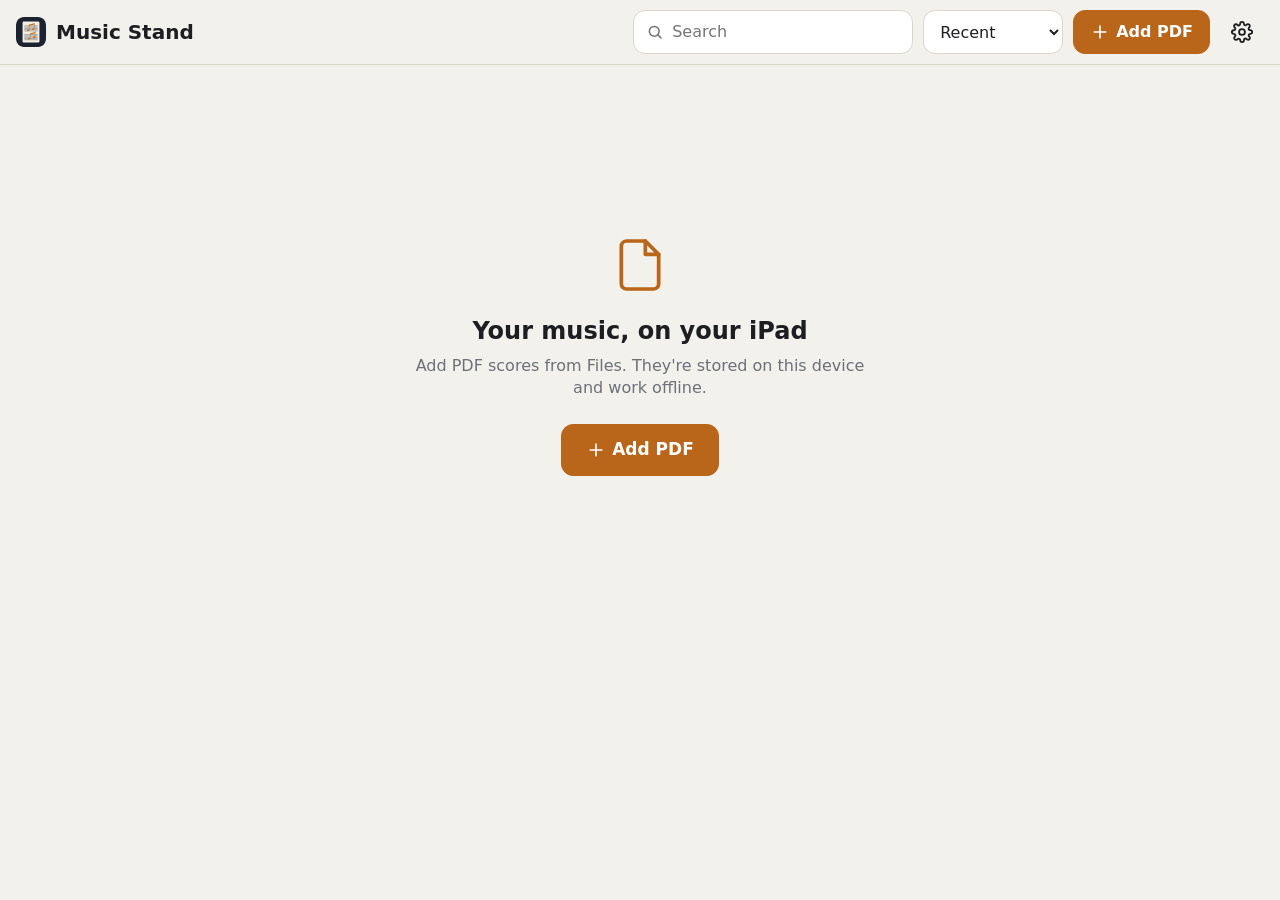
<file: index.html>
<!doctype html>
<html lang="en">
<head>
  <meta charset="utf-8">
  <meta name="viewport" content="width=device-width, initial-scale=1, viewport-fit=cover">
  <title>Music Stand</title>
  <meta name="description" content="A personal sheet music reader with wink page turning.">
  <meta name="theme-color" content="#16181c">
  <meta name="mobile-web-app-capable" content="yes">
  <meta name="apple-mobile-web-app-capable" content="yes">
  <meta name="apple-mobile-web-app-status-bar-style" content="black-translucent">
  <meta name="apple-mobile-web-app-title" content="Music Stand">
  <link rel="manifest" href="manifest.webmanifest">
  <link rel="icon" href="icons/icon.svg" type="image/svg+xml">
  <link rel="apple-touch-icon" href="icons/apple-touch-icon.png">
  <link rel="stylesheet" href="css/app.css">
  <link rel="modulepreload" href="vendor/pdfjs/pdf.min.mjs">
  <script type="module" src="js/app.js"></script>
</head>
<body>

  <!-- ============ Library ============ -->
  <section id="library" class="view" hidden>
    <header class="topbar">
      <div class="brand"><img src="icons/icon.svg" alt="" width="30" height="30"><span>Music Stand</span></div>
      <label class="search"><span data-icon="search"></span><input id="lib-search" type="search" placeholder="Search" autocomplete="off" autocorrect="off" spellcheck="false"></label>
      <select id="lib-sort" class="select" aria-label="Sort">
        <option value="folder">Folder order</option>
        <option value="recent">Recent</option>
        <option value="name">Name</option>
        <option value="added">Date added</option>
      </select>
      <button id="lib-add" class="btn primary"><span data-icon="plus"></span>Add PDF</button>
      <button id="lib-sync" class="icon-btn sync-btn" aria-label="Google Drive sync" hidden><span data-icon="cloud"></span><i class="dot"></i></button>
      <button id="lib-settings" class="icon-btn" aria-label="Settings"><span data-icon="gear"></span></button>
    </header>
    <div id="sync-banner" class="banner" hidden>
      <span id="sync-banner-text"></span>
      <button id="sync-review" class="btn small primary">Review</button>
    </div>
    <div id="update-banner" class="banner" hidden>
      A new version of Music Stand is ready.
      <button id="update-reload" class="btn small primary">Update now</button>
    </div>
    <main class="lib-scroll">
      <div id="folder-head" class="folder-head" hidden>
        <h2><span id="folder-name"></span><small id="folder-count"></small></h2>
        <button id="folder-add" class="btn small"><span data-icon="plus"></span>Add scores</button>
        <button id="folder-rename" class="btn small">Rename</button>
        <button id="folder-delete" class="btn small danger">Delete folder</button>
      </div>
      <div id="lib-grid" class="grid"></div>
      <div id="lib-empty" class="empty" hidden>
        <div class="empty-art"><span data-icon="file"></span></div>
        <h2>Your music, on your iPad</h2>
        <p>Add PDF scores from Files. They're stored on this device and work offline.</p>
        <button id="lib-add-empty" class="btn primary large"><span data-icon="plus"></span>Add PDF</button>
      </div>
      <div id="lib-noresults" class="empty small" hidden><p id="lib-noresults-text">No scores match your search.</p><button id="search-all" class="btn" hidden>Search all scores</button></div>
      <div id="folder-empty" class="empty small" hidden><p id="folder-empty-text"></p><div class="row-center"><button id="folder-empty-add" class="btn primary"><span data-icon="plus"></span>Add scores</button><button id="folder-empty-pdf" class="btn"><span data-icon="file"></span>Add PDF</button></div></div>
    </main>
    <nav id="lib-tabs" class="tabbar" role="tablist" aria-label="Folders" hidden></nav>
    <input id="file-input" type="file" accept="application/pdf,.pdf" multiple hidden>
    <div id="drop-hint" class="drop-hint" hidden>Drop PDFs to add them</div>
  </section>

  <!-- ============ Viewer ============ -->
  <section id="viewer" class="view" hidden>
    <div class="scroller">
      <div class="pages"><div class="guide"></div></div>
    </div>
    <div class="flip" aria-hidden="true" hidden></div>

    <header class="vbar">
      <button id="v-back" class="icon-btn" aria-label="Back to library"><span data-icon="back"></span></button>
      <div id="v-title" class="vtitle"></div>
      <button id="v-page" class="chip" aria-label="Go to page">– / –</button>
      <button id="v-index" class="icon-btn" aria-label="Index" title="Index"><span data-icon="list"></span></button>
      <button id="v-link" class="icon-btn" aria-label="Copy a link to this place" title="Copy link"><span data-icon="link"></span></button>
      <button id="v-star" class="icon-btn star-btn" aria-label="Add to Favorites" aria-pressed="false"><span data-icon="star"></span></button>
      <button id="v-notes" class="icon-btn notes-btn" aria-label="Markings" aria-pressed="false"><span data-icon="pen"></span></button>
      <div id="notes-tools" class="notes-tools" role="toolbar" aria-label="Markings" hidden></div>
      <button id="v-adjust" class="icon-btn" aria-label="Adjust pages" title="Adjust pages"><span data-icon="crop"></span></button>
      <button id="v-mode" class="icon-btn" aria-label="One page at a time" aria-pressed="false"></button>
      <div class="zoom" role="group" aria-label="Zoom">
        <button id="v-zoom-out" class="icon-btn" aria-label="Zoom out"><span data-icon="minus"></span></button>
        <span id="v-zoom" class="zoom-val">100%</span>
        <button id="v-zoom-in" class="icon-btn" aria-label="Zoom in"><span data-icon="plus"></span></button>
      </div>
      <button id="v-wink" class="icon-btn wink-btn" aria-label="Wink control" aria-pressed="false"><span data-icon="eye"></span><i class="dot"></i></button>
      <button id="v-settings" class="icon-btn" aria-label="Settings"><span data-icon="gear"></span></button>
    </header>

    <div id="v-pill" class="pagepill"></div>
    <button id="v-return" class="return-chip" hidden><span data-icon="back"></span>Back</button>

    <div id="links-bar" class="links-bar" hidden>
      <p>Drag across a line of the printed index to make a tap area. Tap an area to change it.</p>
      <div class="links-nav">
        <button id="lb-prev" class="icon-btn" aria-label="Previous page"><span data-icon="back"></span></button>
        <span id="lb-num"></span>
        <button id="lb-next" class="icon-btn" aria-label="Next page"><span data-icon="next"></span></button>
        <button id="lb-done" class="btn small primary">Done</button>
      </div>
    </div>
    <div id="v-scrub" class="scrub none" aria-hidden="true"><div class="scrub-handle"><span class="scrub-label"></span></div></div>

    <div id="notes-pop" class="notes-pop" hidden></div>
    <div id="tnote-bar" class="notes-pop tnote-bar" role="toolbar" aria-label="Typed note" hidden></div>

    <div id="adjust" class="adjust" role="dialog" aria-label="Adjust pages" hidden>
      <header class="adjust-bar">
        <button id="a-cancel" class="btn small">Cancel</button>
        <div class="adjust-nav">
          <button id="a-prev" class="icon-btn" aria-label="Previous page"><span data-icon="back"></span></button>
          <span id="a-num"></span>
          <button id="a-next" class="icon-btn" aria-label="Next page"><span data-icon="next"></span></button>
        </div>
        <button id="a-done" class="btn small primary">Done</button>
      </header>
      <div class="adjust-stage">
        <div class="adjust-paper">
          <div class="adjust-grid" aria-hidden="true"></div>
          <div class="adjust-crop">
            <i data-h="n"></i><i data-h="s"></i><i data-h="e"></i><i data-h="w"></i>
            <i data-h="nw"></i><i data-h="ne"></i><i data-h="sw"></i><i data-h="se"></i>
          </div>
        </div>
      </div>
      <footer class="adjust-tools">
        <div class="adjust-row">
          <button id="a-rot-l" class="btn small"><span data-icon="turn-left"></span>Turn left</button>
          <button id="a-rot-r" class="btn small"><span data-icon="turn-right"></span>Turn right</button>
          <button id="a-trim" class="btn small"><span data-icon="crop"></span>Trim margins</button>
          <button id="a-reset" class="btn small">Whole page</button>
        </div>
        <div class="adjust-row adjust-tilt">
          <label class="adjust-label" for="a-tilt">Straighten</label>
          <input type="range" id="a-tilt" min="-10" max="10" step="0.1" value="0">
          <button id="a-tilt-out" type="button" class="tilt-val" aria-label="Set straightening back to 0">0.0°</button>
          <button id="a-level" class="btn small">Auto</button>
        </div>
        <div class="adjust-row">
          <span class="adjust-label">Shape</span>
          <div class="seg" id="a-shape" role="radiogroup" aria-label="Frame shape">
            <button type="button" data-v="free" role="radio">Free</button>
            <button type="button" data-v="page" role="radio">Page</button>
            <button type="button" data-v="screen" role="radio">Screen</button>
          </div>
        </div>
        <div class="adjust-row">
          <span class="adjust-label">Apply to</span>
          <div class="seg" id="a-scope" role="radiogroup" aria-label="Apply to">
            <button type="button" data-v="page" role="radio">This page</button>
            <button type="button" data-v="all" role="radio">All</button>
            <button type="button" data-v="odd" role="radio">Odd</button>
            <button type="button" data-v="even" role="radio">Even</button>
          </div>
        </div>
        <p id="a-note" class="adjust-note"></p>
      </footer>
    </div>

    <div id="wink-hud" class="wink-hud off" aria-hidden="true">
      <svg viewBox="0 0 40 40"><circle class="track" cx="20" cy="20" r="16"/><circle class="prog" cx="20" cy="20" r="16"/></svg>
      <span data-icon="eye"></span>
    </div>

    <div id="flash-fwd" class="flash fwd" aria-hidden="true"><span data-icon="down"></span></div>
    <div id="flash-back" class="flash back" aria-hidden="true"><span data-icon="up"></span></div>
  </section>

  <video id="cam" class="cam" playsinline muted></video>
  <canvas id="cam-overlay" class="cam-overlay" aria-hidden="true"></canvas>

  <!-- ============ Settings ============ -->
  <dialog id="settings" class="sheet">
    <header class="sheet-head">
      <h2>Settings</h2>
      <button id="settings-close" class="btn">Done</button>
    </header>
    <div class="sheet-body">

      <section class="group">
        <h3>Page turning</h3>
        <div class="pick">
          <div class="row">
            <span id="s-mode-label">Pages</span>
            <div class="seg" id="s-mode" role="radiogroup" aria-labelledby="s-mode-label">
              <button type="button" data-v="page" role="radio">One at a time</button>
              <button type="button" data-v="scroll" role="radio">Scroll</button>
            </div>
          </div>
          <small id="s-mode-note"></small>
        </div>
        <div class="slider scroll-only">
          <div class="row"><label for="s-amount">Scroll amount</label><output id="s-amount-out"></output></div>
          <input type="range" id="s-amount" min="30" max="100" step="5">
          <small>How much of the screen each turn moves.</small>
        </div>
        <div class="slider">
          <div class="row"><label for="s-duration">Turn animation</label><output id="s-duration-out"></output></div>
          <input type="range" id="s-duration" min="0" max="1000" step="50">
        </div>
        <label class="toggle scroll-only"><span>Reading guide<small>Briefly marks where the old edge of the screen moved to.</small></span><input type="checkbox" id="s-guide"></label>
        <label class="toggle"><span>Tap to turn<small>Tap the bottom third to go forward, the top third to go back, the middle for the toolbar.</small></span><input type="checkbox" id="s-tap"></label>
        <p class="hint">Bluetooth page-turner pedals and arrow / Page Up / Page Down keys also work.</p>
      </section>

      <section class="group">
        <h3>Wink control</h3>
        <label class="toggle"><span>Turn pages by winking<small>Uses the front camera while a score is open. Video stays on this iPad and is never recorded.</small></span><input type="checkbox" id="s-wink"></label>
        <div class="row">
          <span>Wink to go forward</span>
          <div class="seg" id="s-fwd-eye" role="radiogroup">
            <button type="button" data-v="left" role="radio">Left eye</button>
            <button type="button" data-v="right" role="radio">Right eye</button>
          </div>
        </div>
        <label class="toggle"><span>Other eye goes back<small>Turn off if you can only wink one eye.</small></span><input type="checkbox" id="s-wink-back"></label>
        <div class="slider">
          <div class="row"><label for="s-sens">Sensitivity</label><output id="s-sens-out"></output></div>
          <input type="range" id="s-sens" min="1" max="10" step="1">
          <small>Higher registers lighter winks; lower ignores more squints.</small>
        </div>
        <div class="slider">
          <div class="row"><label for="s-hold">Hold time</label><output id="s-hold-out"></output></div>
          <input type="range" id="s-hold" min="80" max="700" step="20">
          <small>How long to hold the wink. Longer ignores more blinks and twitches.</small>
        </div>
        <div class="row">
          <label for="s-fps">Camera rate</label>
          <select id="s-fps" class="select">
            <option value="12">Battery saver</option>
            <option value="20">Normal</option>
            <option value="30">Responsive</option>
          </select>
        </div>
        <label class="toggle"><span>Show camera preview</span><input type="checkbox" id="s-preview"></label>

        <div class="tester">
          <div class="row">
            <strong>Test &amp; tune</strong>
            <button id="t-start" type="button" class="btn small">Start test</button>
          </div>
          <div id="t-body" hidden>
            <div id="t-status" class="status-line"></div>
            <div class="meters">
              <div class="meter" id="m-left"><div class="bar"><div class="fill"></div><div class="thresh"></div></div><span>Left eye</span></div>
              <div class="meter" id="m-right"><div class="bar"><div class="fill"></div><div class="thresh"></div></div><span>Right eye</span></div>
              <div id="t-event" class="t-event"></div>
            </div>
            <p class="hint">Wink your <b>left</b> eye and the left bar should rise past the line. If the other bar rises, tap Calibrate.</p>
            <div class="row">
              <button id="t-calibrate" type="button" class="btn small">Calibrate eyes</button>
              <label class="toggle inline"><span>Swap left/right</span><input type="checkbox" id="s-swap"></label>
            </div>
          </div>
        </div>
      </section>

      <section class="group">
        <h3>Markings</h3>
        <label class="toggle"><span>Apple Pencil marks right away<small>Write on the music with the Pencil whenever a score is open; fingers still scroll. Turn off to mark only after tapping the pen button (the Pencil then scrolls the music).</small></span><input type="checkbox" id="s-pencil"></label>
      </section>

      <section class="group">
        <h3>Display</h3>
        <label class="toggle"><span>Night mode<small>Shows pages as light ink on dark paper.</small></span><input type="checkbox" id="s-night"></label>
        <label class="toggle"><span>Keep screen awake<small>While a score is open.</small></span><input type="checkbox" id="s-awake"></label>
      </section>

      <section class="group" id="sync">
        <h3>Google Drive</h3>
        <p class="hint">Keep the same library on all your devices. Your scores are kept in a “Music Stand” folder in your Google Drive, which also makes Drive a backup of them. Add music with Add PDF: PDFs put into that folder from a computer don’t show up here.</p>
        <div id="g-status" class="status-line"></div>
        <div class="row wrap">
          <button id="g-connect" type="button" class="btn primary">Connect Google Drive</button>
          <button id="g-sync" type="button" class="btn" hidden>Sync now</button>
          <button id="g-review" type="button" class="btn primary" hidden>Review</button>
          <button id="g-disconnect" type="button" class="btn" hidden>Disconnect</button>
          <button id="g-copy" type="button" class="btn small">Copy sync report</button>
        </div>
        <p class="hint"><a href="privacy.html" target="_blank" rel="noopener">Privacy</a></p>
      </section>

      <section class="group">
        <h3>Backup</h3>
        <p class="hint">A backup is one file with all your scores and settings. Export one now and then and save it to Files or iCloud Drive. To copy your library to another device without Google Drive, import the backup there and choose Merge.</p>
        <div class="row wrap">
          <button id="b-export" type="button" class="btn">Export backup</button>
          <button id="b-save" type="button" class="btn primary" hidden>Save backup file</button>
          <button id="b-import" type="button" class="btn">Import backup…</button>
        </div>
        <div id="b-status" class="hint"></div>
        <input id="b-file" type="file" accept=".zip,application/zip" hidden>
        <p id="storage-info" class="hint"></p>
      </section>

      <p class="about">Music Stand <span id="app-version"></span></p>
    </div>
  </dialog>

  <!-- ============ Index of the open score (js/index-ui.js) ============ -->
  <dialog id="index" class="sheet">
    <header class="sheet-head">
      <h2>Index <small id="ix-count"></small></h2>
      <button id="ix-done" class="btn">Done</button>
    </header>
    <div class="ix-top">
      <label class="search ix-search"><span data-icon="search"></span><input id="ix-search" type="search" placeholder="Hymn number, or words to find" autocomplete="off" autocorrect="off" spellcheck="false" enterkeyhint="go"></label>
      <div class="ix-actions">
        <button id="ix-add-hymn" class="btn small"><span data-icon="plus"></span>Hymn here</button>
        <button id="ix-add-section" class="btn small"><span data-icon="plus"></span>Section here</button>
        <button id="ix-add-many" class="btn small">Add many</button>
        <button id="ix-find" class="btn small">Find hymn pages</button>
        <button id="ix-paste" class="btn small">Paste titles</button>
        <button id="ix-links" class="btn small">Tap areas</button>
        <button id="ix-read-all" class="btn small">Read all pages</button>
      </div>
      <p id="ix-finding" class="ix-reading" hidden></p>
      <p id="ix-reading" class="ix-reading" hidden></p>
    </div>
    <div id="ix-list" class="sheet-body ix-list"></div>
  </dialog>

  <div id="boot-note" class="boot-note" hidden>Connecting to Google Drive…</div>

  <dialog id="modal" class="modal"></dialog>
  <div id="toast" class="toast" role="status" aria-live="polite"></div>
</body>
</html>
</file>
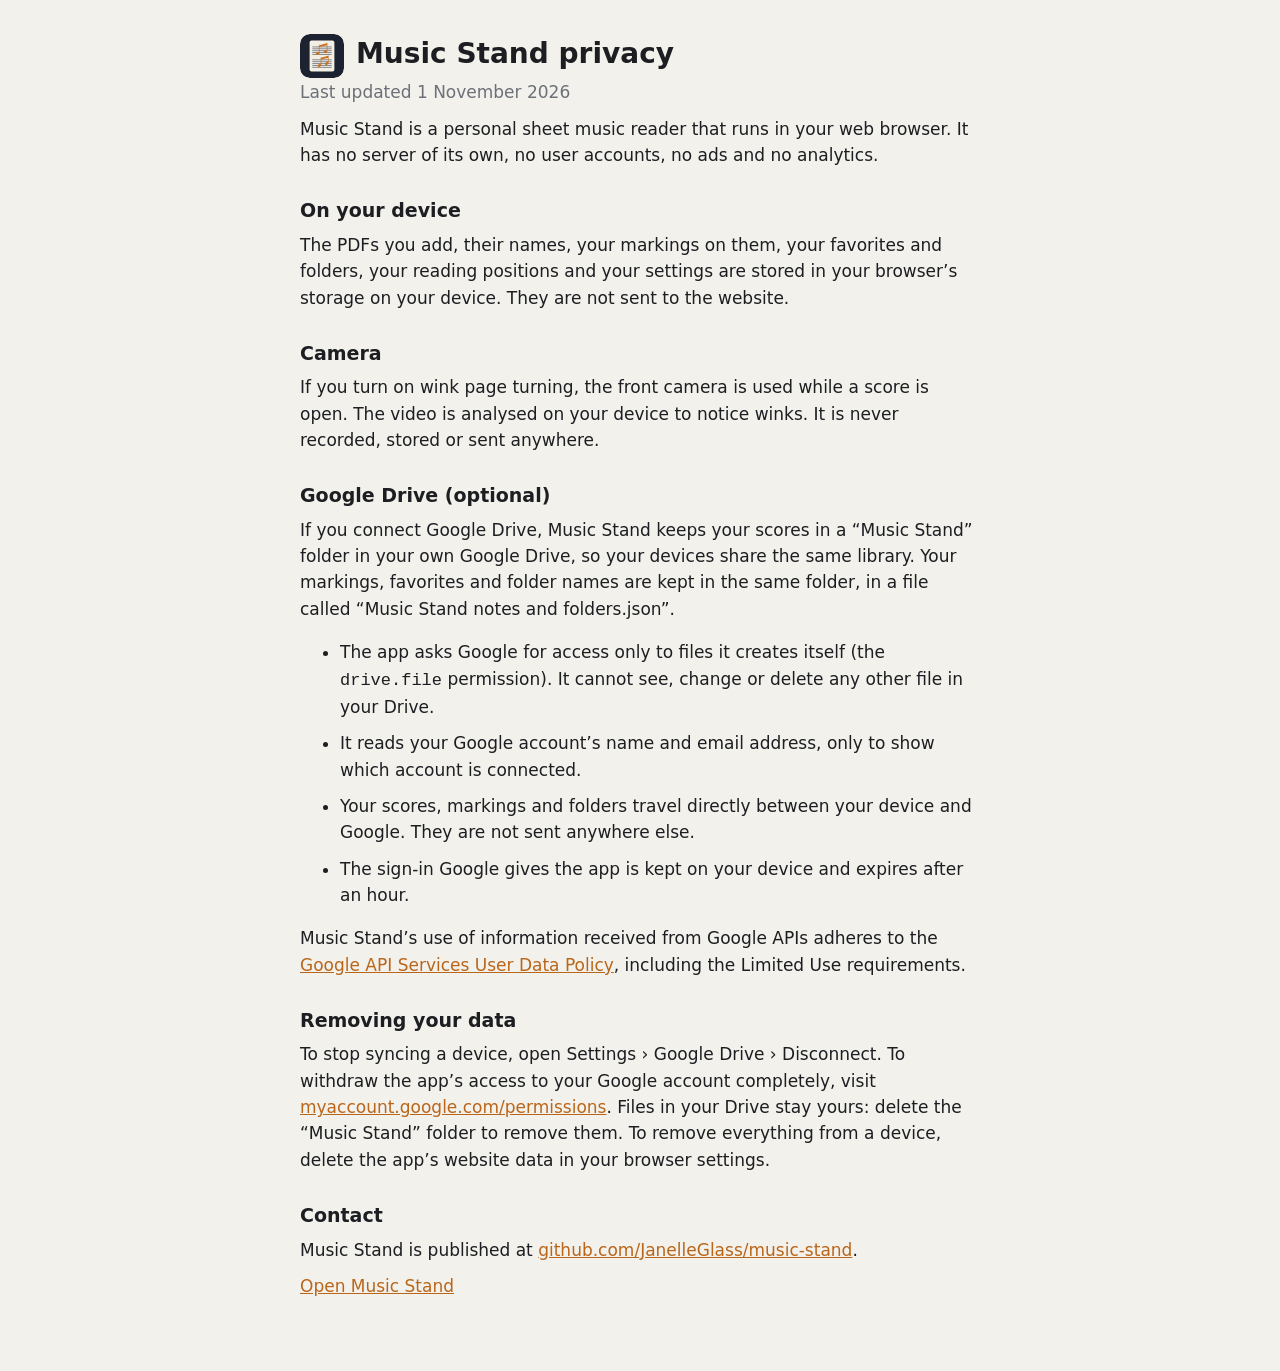
<file: privacy.html>
<!doctype html>
<html lang="en">
<head>
  <meta charset="utf-8">
  <meta name="viewport" content="width=device-width, initial-scale=1">
  <title>Music Stand privacy</title>
  <meta name="description" content="What Music Stand stores, and what it does with Google Drive.">
  <link rel="icon" href="icons/icon.svg" type="image/svg+xml">
  <style>
    :root {
      color-scheme: light dark;
      --bg: #f3f1ec;
      --text: #1c1e22;
      --muted: #6c7079;
      --accent: #b9661a;
    }
    @media (prefers-color-scheme: dark) {
      :root { --bg: #14161a; --text: #ecebe7; --muted: #9ba1ab; --accent: #e8923c; }
    }
    body {
      margin: 0; background: var(--bg); color: var(--text);
      font: 17px/1.55 -apple-system, BlinkMacSystemFont, "SF Pro Text", system-ui, "Segoe UI", Roboto, sans-serif;
    }
    main { max-width: 680px; margin: 0 auto; padding: 32px 16px 64px; }
    h1 { font-size: 28px; margin: 0 0 4px; }
    h2 { font-size: 19px; margin: 28px 0 6px; }
    p, li { margin: 0 0 10px; }
    a { color: var(--accent); }
    .brand { display: flex; align-items: center; gap: 12px; }
    .brand img { border-radius: 10px; }
    .muted { color: var(--muted); }
  </style>
</head>
<body>
  <main>
    <div class="brand"><img src="icons/icon.svg" alt="" width="44" height="44"><h1>Music Stand privacy</h1></div>
    <p class="muted">Last updated 1 November 2026</p>

    <p>Music Stand is a personal sheet music reader that runs in your web browser.
      It has no server of its own, no user accounts, no ads and no analytics.</p>

    <h2>On your device</h2>
    <p>The PDFs you add, their names, your markings on them, your favorites and folders,
      your reading positions and your settings are stored in your browser’s storage on
      your device. They are not sent to the website.</p>

    <h2>Camera</h2>
    <p>If you turn on wink page turning, the front camera is used while a score is open.
      The video is analysed on your device to notice winks. It is never recorded, stored or sent anywhere.</p>

    <h2>Google Drive (optional)</h2>
    <p>If you connect Google Drive, Music Stand keeps your scores in a “Music Stand” folder
      in your own Google Drive, so your devices share the same library. Your markings,
      favorites and folder names are kept in the same folder, in a file called
      “Music Stand notes and folders.json”.</p>
    <ul>
      <li>The app asks Google for access only to files it creates itself
        (the <code>drive.file</code> permission). It cannot see, change or delete any
        other file in your Drive.</li>
      <li>It reads your Google account’s name and email address, only to show which account is connected.</li>
      <li>Your scores, markings and folders travel directly between your device and Google. They are not sent anywhere else.</li>
      <li>The sign-in Google gives the app is kept on your device and expires after an hour.</li>
    </ul>
    <p>Music Stand’s use of information received from Google APIs adheres to the
      <a href="https://developers.google.com/terms/api-services-user-data-policy">Google API Services User Data Policy</a>,
      including the Limited Use requirements.</p>

    <h2>Removing your data</h2>
    <p>To stop syncing a device, open Settings › Google Drive › Disconnect. To withdraw the
      app’s access to your Google account completely, visit
      <a href="https://myaccount.google.com/permissions">myaccount.google.com/permissions</a>.
      Files in your Drive stay yours: delete the “Music Stand” folder to remove them.
      To remove everything from a device, delete the app’s website data in your browser settings.</p>

    <h2>Contact</h2>
    <p>Music Stand is published at
      <a href="https://github.com/JanelleGlass/music-stand">github.com/JanelleGlass/music-stand</a>.</p>

    <p><a href="./">Open Music Stand</a></p>
  </main>
</body>
</html>
</file>
<file: css/app.css>
:root {
  color-scheme: light dark;
  --bg: #f3f1ec;
  --surface: #ffffff;
  --surface-2: #e9e5dd;
  --text: #1c1e22;
  --muted: #6c7079;
  --line: #dbd6cc;
  --accent: #b9661a;
  --accent-soft: rgba(185, 102, 26, 0.14);
  --accent-ink: #ffffff;
  --danger: #c0392b;
  --ok: #2e9d5b;
  --stage: #1a1c20;
  --bar: rgba(22, 24, 28, 0.88);
  --bar-text: #f1efea;
  --radius: 14px;
  --shadow: 0 1px 2px rgba(0, 0, 0, 0.08), 0 6px 18px rgba(0, 0, 0, 0.08);
  --font: -apple-system, BlinkMacSystemFont, "SF Pro Text", system-ui, "Segoe UI", Roboto, sans-serif;
}

@media (prefers-color-scheme: dark) {
  :root {
    --bg: #14161a;
    --surface: #1e2126;
    --surface-2: #2a2e35;
    --text: #ecebe7;
    --muted: #9ba1ab;
    --line: #30343b;
    --accent: #e8923c;
    --accent-soft: rgba(232, 146, 60, 0.16);
    --accent-ink: #1a1206;
    --shadow: 0 1px 2px rgba(0, 0, 0, 0.4), 0 6px 18px rgba(0, 0, 0, 0.3);
  }
}

* { box-sizing: border-box; }

html, body {
  height: 100%;
  margin: 0;
  background: var(--bg);
  color: var(--text);
  font: 16px/1.4 var(--font);
  -webkit-text-size-adjust: 100%;
  -webkit-tap-highlight-color: transparent;
  overscroll-behavior: none;
}

body { overflow: hidden; }

button, input, select { font: inherit; color: inherit; }
button { -webkit-user-select: none; user-select: none; touch-action: manipulation; }
[hidden] { display: none !important; }

.ico { width: 22px; height: 22px; flex: none; display: block; }

.view { position: fixed; inset: 0; }

/* ---------- Buttons & fields ---------- */

.btn {
  display: inline-flex; align-items: center; justify-content: center; gap: 6px;
  min-height: 44px; padding: 0 16px;
  border: 1px solid var(--line); border-radius: 12px;
  background: var(--surface); color: var(--text);
  font-weight: 600; cursor: pointer; white-space: nowrap;
}
.btn .ico { width: 20px; height: 20px; }
.btn.primary { background: var(--accent); border-color: var(--accent); color: var(--accent-ink); }
.btn.danger { color: var(--danger); }
.btn.small { min-height: 36px; padding: 0 12px; font-size: 15px; }
.btn.large { min-height: 52px; padding: 0 24px; font-size: 17px; }
.btn:active { filter: brightness(0.92); }
.btn:disabled { opacity: 0.5; }

.icon-btn {
  display: inline-flex; align-items: center; justify-content: center;
  width: 44px; height: 44px; padding: 0;
  border: 0; border-radius: 12px; background: transparent; cursor: pointer;
}
.icon-btn:active { background: rgba(127, 127, 127, 0.18); }

.select {
  min-height: 44px; padding: 0 12px; border-radius: 12px;
  border: 1px solid var(--line); background: var(--surface);
}

.field {
  width: 100%; min-height: 48px; padding: 0 14px; margin-top: 12px;
  border: 1px solid var(--line); border-radius: 12px; background: var(--surface);
  font-size: 18px;
}

/* ---------- Library ---------- */

#library { display: flex; flex-direction: column; }

.topbar {
  display: flex; align-items: center; gap: 10px;
  padding: calc(env(safe-area-inset-top) + 10px) max(16px, env(safe-area-inset-right)) 10px max(16px, env(safe-area-inset-left));
  border-bottom: 1px solid var(--line);
  background: var(--bg);
}
.brand { display: flex; align-items: center; gap: 10px; font-weight: 700; font-size: 20px; margin-right: auto; white-space: nowrap; }
.brand img { border-radius: 8px; }
.search {
  display: flex; align-items: center; gap: 6px;
  height: 44px; padding: 0 12px; width: min(280px, 32vw);
  border: 1px solid var(--line); border-radius: 12px; background: var(--surface); color: var(--muted);
}
.search input { border: 0; outline: 0; background: transparent; width: 100%; color: var(--text); -webkit-appearance: none; appearance: none; }
.search .ico { width: 18px; height: 18px; }

@media (max-width: 640px) {
  .topbar { flex-wrap: wrap; }
  .brand { width: 100%; }
  .search { flex: 1; width: auto; }
}

.banner {
  display: flex; align-items: center; justify-content: center; gap: 12px; flex-wrap: wrap;
  padding: 8px 16px; background: var(--accent-soft); font-size: 15px;
}

.lib-scroll { flex: 1; overflow-y: auto; -webkit-overflow-scrolling: touch; }

.grid {
  display: grid; gap: 22px 18px;
  grid-template-columns: repeat(auto-fill, minmax(150px, 1fr));
  padding: 20px max(18px, env(safe-area-inset-right)) 40px max(18px, env(safe-area-inset-left));
}

.card { position: relative; }
.card-open {
  display: block; width: 100%; padding: 0; border: 0; background: none; text-align: left; cursor: pointer;
}
.thumb {
  aspect-ratio: 0.773; border-radius: 8px; overflow: hidden;
  background: #fff; box-shadow: var(--shadow); border: 1px solid var(--line);
  display: flex; align-items: center; justify-content: center; color: #bbb;
}
.thumb img { width: 100%; height: 100%; object-fit: cover; object-position: top; display: block; }
.card-open:active .thumb { transform: scale(0.98); }
.card-text { padding: 8px 32px 0 2px; }
.card-title { font-weight: 600; font-size: 15px; line-height: 1.25; display: -webkit-box; -webkit-line-clamp: 2; -webkit-box-orient: vertical; overflow: hidden; word-break: break-word; }
.card-meta { color: var(--muted); font-size: 13px; margin-top: 2px; }
.card-more { position: absolute; right: -8px; bottom: -6px; color: var(--muted); }

.empty { text-align: center; padding: 12vh 24px; max-width: 520px; margin: 0 auto; }
.empty.small { padding: 40px 24px; color: var(--muted); }
.empty h2 { margin: 12px 0 6px; }
.empty p { color: var(--muted); margin: 0 0 24px; }
.empty-art { display: inline-flex; color: var(--accent); }
.empty-art .ico { width: 64px; height: 64px; stroke-width: 1.4; }

.drop-hint {
  position: fixed; inset: 12px; z-index: 30; display: flex; align-items: center; justify-content: center;
  border: 3px dashed var(--accent); border-radius: 20px; background: var(--accent-soft);
  font-size: 22px; font-weight: 700; pointer-events: none;
}

/* ---------- Viewer ---------- */

#viewer { background: var(--stage); color: var(--bar-text); }

.scroller {
  position: absolute; left: 0; right: 0; bottom: 0; top: env(safe-area-inset-top);
  overflow-y: auto; overflow-x: hidden;
  -webkit-overflow-scrolling: touch; overscroll-behavior: contain;
  touch-action: pan-y;
  -webkit-user-select: none; user-select: none; -webkit-touch-callout: none;
}
.pages { position: relative; min-height: 100%; }

.page {
  position: absolute; overflow: hidden;
  background: #fff; box-shadow: 0 1px 3px rgba(0, 0, 0, 0.5);
  display: flex; align-items: center; justify-content: center;
}
.page .pnum { color: #c9c9c9; font-size: 28px; font-weight: 600; }
.page.ready .pnum { display: none; }
.page.failed::after { content: "Couldn't draw this page"; color: #a33; font-size: 15px; position: absolute; bottom: 20px; }
.page canvas.pdf { position: absolute; inset: 0; width: 100%; height: 100%; display: block; pointer-events: none; }

.night .page { background: #121212; }
.night .page canvas.pdf { filter: invert(1) hue-rotate(180deg); }

.guide {
  position: absolute; left: 0; right: 0; height: 0; z-index: 2; pointer-events: none;
  border-top: 3px solid var(--accent); opacity: 0;
}
.guide::before {
  content: ""; position: absolute; left: 0; top: -10px;
  border: 9px solid transparent; border-left: 13px solid var(--accent);
}
.guide.show { animation: guide 1.6s ease forwards; }

/* One page at a time: the viewer moves the music, a page per turn or swipe. */
#viewer.paged .scroller { overflow-y: hidden; touch-action: none; }
#viewer.paged .zoom, #viewer.paged .guide { display: none; }

/* A page turning like a book's (js/flip.js): copies of the pages, over the music. */
.flip {
  position: absolute; left: 0; right: 0; bottom: 0; top: env(safe-area-inset-top); z-index: 1;
  overflow: hidden; pointer-events: none; perspective: 4500px;
}
.flip-dim { position: absolute; inset: 0; background: #000; opacity: 0; }
.flip-leaf {
  position: absolute; transform-origin: 0 50%; will-change: transform;
  -webkit-transform-style: preserve-3d; transform-style: preserve-3d;
}
.flip-face { position: absolute; -webkit-backface-visibility: hidden; backface-visibility: hidden; }
.flip-back {
  left: 0; top: 0; width: 100%; height: 100%; transform: rotateY(180deg);
  background: linear-gradient(to left, #f6f6f3, #e4e4e0); box-shadow: 0 1px 3px rgba(0, 0, 0, 0.5);
}
.night .flip-back { background: linear-gradient(to left, #1b1b1b, #0e0e0e); }
.flip-shade {
  position: absolute; inset: 0; z-index: 5; pointer-events: none; opacity: 0;
  background: linear-gradient(to right, rgba(0, 0, 0, 0.25), rgba(0, 0, 0, 0.6));
}
@keyframes guide { 0% { opacity: 0; } 12% { opacity: 0.95; } 70% { opacity: 0.95; } 100% { opacity: 0; } }

.vbar {
  position: absolute; top: 0; left: 0; right: 0; z-index: 10;
  display: flex; align-items: center; gap: 4px;
  padding: calc(env(safe-area-inset-top) + 4px) max(8px, env(safe-area-inset-right)) 6px max(8px, env(safe-area-inset-left));
  background: var(--bar); color: var(--bar-text);
  -webkit-backdrop-filter: blur(14px); backdrop-filter: blur(14px);
  transform: translateY(-105%); transition: transform 0.25s ease;
}
#viewer.bar-visible .vbar { transform: none; }
.vtitle { flex: 1; min-width: 0; font-weight: 600; white-space: nowrap; overflow: hidden; text-overflow: ellipsis; padding: 0 6px; }
.chip {
  min-height: 36px; padding: 0 12px; border-radius: 18px; border: 0;
  background: rgba(255, 255, 255, 0.12); font-variant-numeric: tabular-nums; cursor: pointer; white-space: nowrap;
}
.zoom { display: flex; align-items: center; }
.zoom-val { min-width: 46px; text-align: center; font-size: 14px; font-variant-numeric: tabular-nums; opacity: 0.85; }
.wink-btn { position: relative; }
.wink-btn .dot { position: absolute; right: 8px; top: 9px; width: 9px; height: 9px; border-radius: 50%; background: transparent; }
.wink-btn[aria-pressed="false"] { opacity: 0.55; }
.wink-btn.s-loading .dot { background: #e6b54a; animation: pulse 1s infinite; }
.wink-btn.s-running .dot { background: #3fcf7a; }
.wink-btn.s-noface .dot { background: #9aa0aa; }
.wink-btn.s-error .dot { background: #ff5a4a; }

.pagepill {
  position: absolute; right: max(12px, env(safe-area-inset-right)); bottom: calc(12px + env(safe-area-inset-bottom)); z-index: 5;
  padding: 4px 10px; border-radius: 12px; background: rgba(20, 22, 26, 0.6); color: #eee;
  font-size: 13px; font-variant-numeric: tabular-nums; pointer-events: none;
  transition: opacity 0.25s;
}
#viewer.bar-visible .pagepill { opacity: 0; }

/* The scroll bar (js/scrubber.js): with the top bar, while scrolling by hand, and while held. */
.scrub {
  position: absolute; z-index: 7; width: 44px;
  right: env(safe-area-inset-right); top: calc(env(safe-area-inset-top) + 66px); bottom: calc(env(safe-area-inset-bottom) + 52px);
  touch-action: none; -webkit-user-select: none; user-select: none; -webkit-touch-callout: none;
  opacity: 0; pointer-events: none; transition: opacity 0.25s;
}
.scrub::before {
  content: ""; position: absolute; right: 9px; top: 0; bottom: 0; width: 4px; border-radius: 2px;
  background: rgba(20, 22, 26, 0.35);
}
#viewer.bar-visible .scrub, .scrub.show, .scrub.dragging { opacity: 1; pointer-events: auto; }
.scrub.none, .vbar.marking ~ .scrub { display: none; }
.scrub-handle {
  position: absolute; right: 4px; top: 0; width: 14px; height: 56px; border-radius: 7px;
  background: rgba(20, 22, 26, 0.75); border: 1.5px solid rgba(255, 255, 255, 0.55);
  box-shadow: 0 1px 4px rgba(0, 0, 0, 0.4); will-change: transform;
}
.scrub.dragging .scrub-handle { background: var(--accent); border-color: var(--accent); }
.scrub-label {
  position: absolute; right: 26px; top: 50%; transform: translateY(-50%);
  padding: 6px 12px; border-radius: 14px; white-space: nowrap;
  background: rgba(20, 22, 26, 0.88); color: #f1efea; font-size: 17px; font-weight: 600; font-variant-numeric: tabular-nums;
  opacity: 0; pointer-events: none;
}
.scrub.dragging .scrub-label { opacity: 1; }

.wink-hud {
  position: absolute; left: max(12px, env(safe-area-inset-left)); bottom: calc(12px + env(safe-area-inset-bottom)); z-index: 5;
  width: 40px; height: 40px; border-radius: 50%; background: rgba(20, 22, 26, 0.6); color: #ddd;
  display: flex; align-items: center; justify-content: center; pointer-events: none;
}
.wink-hud.off { display: none; }
.wink-hud svg { position: absolute; inset: 0; transform: rotate(-90deg); }
.wink-hud .track { fill: none; stroke: rgba(255, 255, 255, 0.15); stroke-width: 3; }
.wink-hud .prog { fill: none; stroke: var(--accent); stroke-width: 3; stroke-linecap: round; stroke-dasharray: 100.53; stroke-dashoffset: 100.53; }
.wink-hud .ico { width: 18px; height: 18px; }
.wink-hud.loading .ico { animation: pulse 1s infinite; }
.wink-hud.running .ico { color: #3fcf7a; }
.wink-hud.noface .ico { color: #8a9099; }
.wink-hud.error .ico { color: #ff5a4a; }
.wink-hud.fired { animation: pop 0.35s ease; }

.flash {
  position: absolute; left: 50%; z-index: 6; pointer-events: none;
  width: 110px; height: 110px; margin-left: -55px; border-radius: 50%;
  display: flex; align-items: center; justify-content: center;
  background: rgba(20, 22, 26, 0.55); color: var(--accent); opacity: 0;
}
.flash .ico { width: 64px; height: 64px; stroke-width: 2.6; }
.flash.fwd { bottom: 14%; }
.flash.back { top: 14%; }
.flash.show { animation: flash 0.6s ease; }
@keyframes flash { 0% { opacity: 0; transform: scale(0.8); } 20% { opacity: 1; transform: scale(1); } 100% { opacity: 0; transform: scale(1.05); } }
@keyframes pulse { 50% { opacity: 0.35; } }
@keyframes pop { 40% { transform: scale(1.25); } }

/* Hidden by default but kept "visible" to the browser so frames keep coming. */
.cam {
  position: fixed; left: 0; bottom: 0; width: 4px; height: 3px; opacity: 0.02;
  pointer-events: none; z-index: 40; object-fit: cover; transform: scaleX(-1);
}
.cam.preview {
  width: 168px; height: 126px; opacity: 1; border-radius: 12px;
  left: max(12px, env(safe-area-inset-left)); bottom: calc(62px + env(safe-area-inset-bottom));
  box-shadow: 0 4px 16px rgba(0, 0, 0, 0.5); border: 2px solid rgba(255, 255, 255, 0.25);
}
/* Eye outlines drawn over the preview; same box as .cam.preview so they line up. */
.cam-overlay {
  display: none; position: fixed; z-index: 41; pointer-events: none;
  width: 168px; height: 126px; border-radius: 12px; border: 2px solid transparent;
  left: max(12px, env(safe-area-inset-left)); bottom: calc(62px + env(safe-area-inset-bottom));
  transform: scaleX(-1);
}
.cam.preview + .cam-overlay { display: block; }

/* ---------- Dialogs ---------- */

dialog { color: var(--text); }
dialog::backdrop { background: rgba(0, 0, 0, 0.4); }

.sheet {
  margin: 0 0 0 auto; padding: 0; border: 0;
  width: min(480px, 100vw); height: 100%; max-height: 100%; max-width: 100vw;
  background: var(--bg);
  display: none; flex-direction: column;
}
.sheet[open] { display: flex; }
.sheet-head {
  display: flex; align-items: center; justify-content: space-between;
  padding: calc(env(safe-area-inset-top) + 10px) max(16px, env(safe-area-inset-right)) 10px 20px;
  border-bottom: 1px solid var(--line);
}
.sheet-head h2 { margin: 0; font-size: 20px; }
.sheet-body {
  flex: 1; overflow-y: auto; -webkit-overflow-scrolling: touch;
  padding: 8px max(16px, env(safe-area-inset-right)) calc(32px + env(safe-area-inset-bottom)) 16px;
}

.group { background: var(--surface); border-radius: var(--radius); padding: 4px 16px 12px; margin: 14px 0; box-shadow: var(--shadow); }
.group h3 { font-size: 13px; text-transform: uppercase; letter-spacing: 0.06em; color: var(--muted); margin: 14px 0 6px; }
.row { display: flex; align-items: center; justify-content: space-between; gap: 12px; min-height: 48px; }
.row.wrap { flex-wrap: wrap; justify-content: flex-start; }
.row output { color: var(--muted); font-variant-numeric: tabular-nums; }
.slider, .pick { padding: 2px 0 8px; border-top: 1px solid var(--line); }
.slider .row { min-height: 40px; }
.slider small, .toggle small, .pick small { display: block; color: var(--muted); font-size: 13px; line-height: 1.3; margin-top: 2px; }
input[type="range"] { width: 100%; accent-color: var(--accent); height: 32px; margin: 0; }
.group > .row, .group > .toggle, .group > .tester { border-top: 1px solid var(--line); }
.group > h3 + * { border-top: 0 !important; }
.hint { color: var(--muted); font-size: 14px; margin: 10px 0; }
.hint:empty { display: none; }

.toggle { display: flex; align-items: center; justify-content: space-between; gap: 16px; min-height: 56px; padding: 6px 0; cursor: pointer; }
.toggle.inline { min-height: 44px; border: 0; gap: 10px; }
.toggle input {
  -webkit-appearance: none; appearance: none; flex: none;
  width: 51px; height: 31px; border-radius: 16px; margin: 0;
  background: var(--surface-2); position: relative; transition: background 0.2s; cursor: pointer;
}
.toggle input::after {
  content: ""; position: absolute; top: 2px; left: 2px; width: 27px; height: 27px; border-radius: 50%;
  background: #fff; box-shadow: 0 1px 3px rgba(0, 0, 0, 0.3); transition: transform 0.2s;
}
.toggle input:checked { background: var(--accent); }
.toggle input:checked::after { transform: translateX(20px); }

.seg { display: inline-flex; background: var(--surface-2); border-radius: 10px; padding: 2px; }
.seg button { border: 0; background: transparent; min-height: 36px; padding: 0 14px; border-radius: 8px; font-weight: 600; font-size: 15px; cursor: pointer; white-space: nowrap; }
.seg button[aria-checked="true"] { background: var(--surface); box-shadow: 0 1px 3px rgba(0, 0, 0, 0.15); color: var(--accent); }

.tester { padding: 8px 0 4px; }
.status-line { font-size: 14px; color: var(--muted); margin: 4px 0 10px; display: flex; align-items: center; gap: 8px; }
.status-line::before { content: ""; width: 9px; height: 9px; border-radius: 50%; background: #9aa0aa; }
.status-line.s-running::before { background: var(--ok); }
.status-line.s-loading::before { background: #e6b54a; }
.status-line.s-error::before { background: var(--danger); }
.status-line.s-error { color: var(--danger); }
.meters { display: flex; align-items: flex-end; gap: 22px; padding: 4px 0; }
.meter { display: flex; flex-direction: column; align-items: center; gap: 6px; font-size: 13px; color: var(--muted); }
.meter .bar { position: relative; width: 38px; height: 120px; border-radius: 8px; background: var(--surface-2); overflow: hidden; }
.meter .fill { position: absolute; left: 0; right: 0; bottom: 0; height: 0; background: #8a9099; transition: height 0.06s linear; }
.meter.holding .fill { background: var(--accent); }
.meter.fired .fill { background: var(--ok); }
.meter .thresh { position: absolute; left: 0; right: 0; height: 0; border-top: 2px dashed var(--text); opacity: 0.5; }
.t-event { flex: 1; align-self: center; text-align: center; font-weight: 700; font-size: 18px; color: var(--ok); min-height: 1.4em; }
.t-event.calib { color: var(--accent); font-size: 16px; }

.about { text-align: center; color: var(--muted); font-size: 13px; }

.modal {
  width: min(420px, 92vw); padding: 0; border: 0; border-radius: 18px;
  background: var(--bg); box-shadow: 0 20px 60px rgba(0, 0, 0, 0.35);
}
.modal-body { padding: 20px 20px 8px; }
.modal-body h2 { margin: 0 0 6px; font-size: 19px; }
.modal-body p { margin: 0; color: var(--muted); white-space: pre-line; }
.modal-actions { display: flex; gap: 10px; justify-content: flex-end; padding: 14px 20px 18px; }
.modal-actions .btn { flex: 1; }
.sheet-actions { display: flex; flex-direction: column; gap: 8px; padding: 6px 20px 20px; }

.toast {
  position: fixed; left: 50%; bottom: calc(24px + env(safe-area-inset-bottom)); z-index: 100;
  transform: translate(-50%, 20px); opacity: 0; pointer-events: none;
  max-width: min(560px, 90vw); padding: 10px 18px; border-radius: 14px;
  background: rgba(28, 30, 34, 0.94); color: #f3f1ec; font-size: 15px; text-align: center;
  transition: opacity 0.2s, transform 0.2s;
}
.toast.show { opacity: 1; transform: translate(-50%, 0); }

/* ---------- Google Drive sync & sign-in notes ---------- */
.sync-btn { position: relative; }
.sync-btn .dot { position: absolute; right: 7px; top: 9px; width: 9px; height: 9px; border-radius: 50%; background: transparent; }
.sync-btn.s-syncing .dot { background: #e6b54a; animation: pulse 1s infinite; }
.sync-btn.s-signin .dot,
.sync-btn.s-decision .dot { background: #e6b54a; }
.sync-btn.s-tap.pending .dot { background: #9aa0aa; }
.sync-btn.s-paused .dot,
.sync-btn.s-offline .dot { background: #9aa0aa; }
.sync-btn.s-offline { opacity: 0.55; }
.sync-btn.s-error .dot { background: #ff5a4a; }

.boot-note {
  position: fixed; inset: 0; display: flex; align-items: center; justify-content: center;
  color: var(--muted); font-size: 15px;
}

.signin-note {
  position: fixed;
  inset: 0;
  z-index: 50;
  display: flex;
  flex-direction: column;
  align-items: center;
  justify-content: center;
  gap: 8px;
  padding: 32px;
  text-align: center;
  background: var(--bg);
}
.signin-note h2 { margin: 0; font-size: 22px; }
.signin-note p { margin: 0; color: var(--muted); max-width: 26em; }

/* ---------- Notes (Pencil) ---------- */
/* Sized and placed by js/ink-draw.js (placeLayer): the whole page, cropped and turned as it shows. */
.page svg.ink { position: absolute; left: 0; top: 0; width: 100%; height: 100%; transform-origin: 0 0; pointer-events: none; overflow: visible; }
.page svg.ink path { fill: none; stroke-linecap: round; stroke-linejoin: round; }
/* Highlighter blends into the paper: multiply on white, screen on the night page. */
.page svg.ink-hl { z-index: 1; mix-blend-mode: multiply; opacity: 0.45; }
.night .page svg.ink-hl { mix-blend-mode: screen; opacity: 0.4; }
.page svg.ink-pen { z-index: 2; }
.page svg.ink-live { z-index: 3; will-change: transform; }
.page svg.ink-live.is-hl { z-index: 1; mix-blend-mode: multiply; opacity: 0.45; }
.night .page svg.ink-live.is-hl { mix-blend-mode: screen; opacity: 0.4; }
#viewer.notes-hidden .page svg.ink { display: none; }

/* Markings tools take the place of the page, zoom and wink controls. */
.vbar.marking > #v-page, .vbar.marking > .zoom, .vbar.marking > #v-wink, .vbar.marking > #v-settings,
.vbar.marking > #v-star, .vbar.marking > #v-notes, .vbar.marking > #v-mode, .vbar.marking > #v-adjust, .vbar.marking > #v-link { display: none; }
.notes-tools { display: flex; align-items: center; gap: 2px; }
.notes-tools .sep { width: 1px; height: 26px; margin: 0 4px; background: rgba(255, 255, 255, 0.18); }
.notes-tools .icon-btn { position: relative; }
.notes-tools .icon-btn[aria-pressed="true"] { background: rgba(255, 255, 255, 0.16); }
.notes-tools .icon-btn:disabled { opacity: 0.35; }
.notes-tools .icon-btn .tip { position: absolute; left: 50%; bottom: 5px; width: 14px; height: 4px; margin-left: -7px; border-radius: 2px; }
.notes-tools .btn.small { margin-left: 4px; background: var(--accent); border-color: var(--accent); color: var(--accent-ink); }
.notes-btn.off { opacity: 0.55; }
.notes-btn.off::after { content: ""; position: absolute; width: 26px; height: 2px; background: currentColor; transform: rotate(-45deg); border-radius: 1px; }
.notes-btn { position: relative; }
.star-btn[aria-pressed="true"] { color: var(--accent); }
.star-btn[aria-pressed="true"] .ico { fill: currentColor; }

.notes-pop {
  position: absolute; z-index: 12; top: calc(env(safe-area-inset-top) + 58px);
  display: flex; align-items: center; gap: 4px; flex-wrap: wrap; max-width: calc(100vw - 24px);
  padding: 8px 10px; border-radius: 16px;
  background: var(--bar); color: var(--bar-text);
  -webkit-backdrop-filter: blur(14px); backdrop-filter: blur(14px);
  box-shadow: 0 6px 24px rgba(0, 0, 0, 0.35);
}
.notes-pop .sep { width: 1px; align-self: stretch; margin: 4px; background: rgba(255, 255, 255, 0.18); }
.swatch { width: 40px; height: 40px; border-radius: 50%; border: 2px solid transparent; padding: 0; cursor: pointer; display: inline-flex; align-items: center; justify-content: center; background: transparent; }
.swatch i { width: 26px; height: 26px; border-radius: 50%; display: block; box-shadow: inset 0 0 0 1px rgba(255, 255, 255, 0.25); }
.swatch[aria-checked="true"] { border-color: var(--bar-text); }
/* Any other colour: a rainbow, or the colour in use when it isn't on the list. */
.swatch.other i { background: conic-gradient(from 90deg, #ff3b30, #ffcc00, #34c759, #5ac8fa, #1f5fd1, #af52de, #ff3b30); position: relative; }
.swatch.other:not(.own) i::after { content: '+'; position: absolute; inset: 0; display: flex; align-items: center; justify-content: center; font: 700 18px/1 system-ui, sans-serif; color: #fff; text-shadow: 0 0 3px rgba(0, 0, 0, 0.6); }
.swatch.other[aria-expanded="true"]:not([aria-checked="true"]) { border-color: rgba(255, 255, 255, 0.35); }
.swatch.removing { position: relative; }
.swatch.removing::after {
  content: '×'; position: absolute; top: 0; right: 0; width: 18px; height: 18px; border-radius: 50%;
  display: flex; align-items: center; justify-content: center; font: 700 14px/1 system-ui, sans-serif;
  background: var(--danger, #d0312d); color: #fff; box-shadow: 0 0 0 2px var(--bar);
}
.swatch.removing i { opacity: 0.75; }
.color-more { flex-basis: 100%; display: flex; align-items: center; gap: 8px; flex-wrap: wrap; padding: 8px 2px 2px; margin-top: 4px; border-top: 1px solid rgba(255, 255, 255, 0.18); }
.color-well { width: 52px; height: 40px; padding: 0; border: 0; border-radius: 10px; background: transparent; cursor: pointer; }
.color-well::-webkit-color-swatch-wrapper { padding: 0; }
.color-well::-webkit-color-swatch { border: 1px solid rgba(255, 255, 255, 0.3); border-radius: 10px; }
.color-well::-moz-color-swatch { border: 1px solid rgba(255, 255, 255, 0.3); border-radius: 10px; }
.hex-field { display: inline-flex; align-items: center; height: 40px; padding: 0 10px; border-radius: 10px; background: rgba(255, 255, 255, 0.12); font: 600 16px ui-monospace, Menlo, monospace; }
.hex-field span { opacity: 0.6; }
.hex-field input { width: 7ch; border: 0; padding: 0 0 0 2px; background: transparent; color: inherit; font: inherit; text-transform: uppercase; outline: none; }
.color-more .btn.small { background: rgba(255, 255, 255, 0.12); border-color: transparent; color: inherit; }
.color-more .btn.small[aria-pressed="true"] { background: var(--accent); color: var(--accent-ink); }
.color-hint { flex-basis: 100%; margin: 2px 4px 0; font-size: 13px; opacity: 0.75; }
.size-btn { width: 40px; height: 40px; border: 0; border-radius: 10px; background: transparent; color: inherit; cursor: pointer; display: inline-flex; align-items: center; justify-content: center; }
.size-btn i { display: block; border-radius: 50%; background: currentColor; }
.size-btn[aria-checked="true"] { background: rgba(255, 255, 255, 0.18); }
.scroller.finger-ink { touch-action: none; }

/* ---------- Favorites & folders ---------- */
.tabbar {
  display: flex; align-items: center; gap: 6px;
  padding: 8px max(16px, env(safe-area-inset-right)) calc(8px + env(safe-area-inset-bottom)) max(16px, env(safe-area-inset-left));
  border-top: 1px solid var(--line); background: var(--bg);
}
/* All and Favorites stay put; the folders scroll between them and the + button. */
.tab-scroll {
  flex: 1; min-width: 0; display: flex; gap: 6px; overflow-x: auto; -webkit-overflow-scrolling: touch; scrollbar-width: none;
  -webkit-mask-image: linear-gradient(to right, transparent 0, #000 12px, #000 calc(100% - 18px), transparent 100%);
  mask-image: linear-gradient(to right, transparent 0, #000 12px, #000 calc(100% - 18px), transparent 100%);
  padding: 0 12px 0 8px;
  scroll-padding-inline: 12px 18px; /* a chip scrolled into view lands clear of the fade */
}
.tab-scroll::-webkit-scrollbar { display: none; }
.tab {
  flex: none; display: inline-flex; align-items: center; gap: 6px;
  min-height: 40px; padding: 0 14px; border-radius: 20px; border: 1px solid var(--line);
  background: var(--surface); font-weight: 600; font-size: 15px; cursor: pointer; white-space: nowrap; max-width: 200px;
}
.tab span { overflow: hidden; text-overflow: ellipsis; }
.tab .ico { width: 18px; height: 18px; }
.tab .count { color: var(--muted); font-weight: 500; font-variant-numeric: tabular-nums; flex: none; }
.tab[aria-selected="true"] { background: var(--accent); border-color: var(--accent); color: var(--accent-ink); }
.tab[aria-selected="true"] .count { color: inherit; opacity: 0.8; }
.tab[aria-selected="true"] .ico { fill: currentColor; }
.tab.add { width: 40px; padding: 0; justify-content: center; border-style: dashed; background: transparent; color: var(--muted); }
#library:not([hidden]) ~ .toast { bottom: calc(76px + env(safe-area-inset-bottom)); }
.row-center { display: flex; gap: 10px; justify-content: center; flex-wrap: wrap; }

.folder-head {
  display: flex; align-items: center; gap: 10px; flex-wrap: wrap;
  padding: 14px max(18px, env(safe-area-inset-right)) 0 max(18px, env(safe-area-inset-left));
}
.folder-head h2 { margin: 0 auto 0 0; font-size: 22px; display: flex; align-items: baseline; gap: 10px; min-width: 0; }
.folder-head h2 span { overflow: hidden; text-overflow: ellipsis; white-space: nowrap; }
.folder-head small { color: var(--muted); font-size: 15px; font-weight: 500; white-space: nowrap; }

/* The star sits on the thumbnail's corner, on a small disc so it shows on white paper. */
.card-star { position: absolute; top: 2px; right: 2px; color: #fff; }
.card-star::before { content: ""; position: absolute; width: 32px; height: 32px; border-radius: 50%; background: rgba(20, 22, 26, 0.42); }
.card-star .ico { position: relative; width: 20px; height: 20px; }
.card-star[aria-pressed="true"] { color: #ffc93c; }
.card-star[aria-pressed="true"] .ico { fill: currentColor; }

.pick-list { max-height: min(56vh, 520px); overflow-y: auto; margin: 10px -20px 0; padding: 0 20px; -webkit-overflow-scrolling: touch; }
.pick-row { display: flex; align-items: center; gap: 12px; min-height: 48px; border-top: 1px solid var(--line); cursor: pointer; }
.pick-row:first-child { border-top: 0; }
.pick-row span { flex: 1; min-width: 0; overflow: hidden; text-overflow: ellipsis; white-space: nowrap; }
.pick-row input { width: 22px; height: 22px; accent-color: var(--accent); flex: none; }
.pick-empty { color: var(--muted); padding: 16px 0; text-align: center; }

/* Narrow windows (Split View, Slide Over): smaller tabs and markings tools,
   so the folders and the Done button stay in reach. */
@media (max-width: 560px) {
  .tabbar { gap: 4px; padding-left: max(8px, env(safe-area-inset-left)); padding-right: max(8px, env(safe-area-inset-right)); }
  .tab { padding: 0 10px; }
  .tab[data-tab="favorites"] > span:not(.count) { display: none; }
  .tab-scroll { padding: 0 8px 0 4px; }
  .vbar.marking > #v-title { display: none; }
  .vbar.marking { justify-content: space-between; }
  .notes-tools .icon-btn { width: 36px; }
  .notes-tools .sep { margin: 0 2px; }
}
@media (max-width: 360px) {
  .notes-tools .icon-btn { width: 31px; }
  .notes-tools .btn.small { padding: 0 8px; margin-left: 2px; }
  .vbar.marking { padding-left: 4px; padding-right: 4px; }
}
@media (max-width: 380px) {
  /* The page, wink and settings buttons stay on screen; the star is on the library cards too. */
  .vbar:not(.marking) > #v-star, .vbar:not(.marking) > #v-link, .vbar:not(.marking) #v-zoom, .vbar:not(.marking) > #v-mode, .vbar:not(.marking) > #v-adjust { display: none; }
}

/* ---------- Adjust pages (js/adjust-ui.js) ---------- */
.adjust {
  position: absolute; inset: 0; z-index: 30; display: flex; flex-direction: column;
  background: var(--stage); color: var(--bar-text);
}
.adjust-bar {
  display: flex; align-items: center; justify-content: space-between; gap: 8px;
  padding: calc(env(safe-area-inset-top) + 6px) max(10px, env(safe-area-inset-right)) 6px max(10px, env(safe-area-inset-left));
  background: var(--bar);
}
.adjust-bar .btn:not(.primary) { background: rgba(255, 255, 255, 0.12); border-color: transparent; color: inherit; }
.adjust-nav { display: flex; align-items: center; gap: 2px; font-weight: 600; font-variant-numeric: tabular-nums; white-space: nowrap; }
.adjust-nav .icon-btn:disabled { opacity: 0.3; }
.adjust-stage { flex: 1; min-height: 0; display: flex; align-items: center; justify-content: center; overflow: hidden; }
.adjust-paper { position: relative; background: #fff; overflow: hidden; touch-action: none; -webkit-user-select: none; user-select: none; -webkit-touch-callout: none; }
.adjust-paper canvas { position: absolute; inset: 0; width: 100%; height: 100%; display: block; pointer-events: none; }
/* Level guide lines while straightening. */
.adjust-grid {
  position: absolute; inset: 0; pointer-events: none; opacity: 0; transition: opacity 0.2s;
  background: repeating-linear-gradient(to bottom, transparent 0, transparent 23px, rgba(30, 120, 255, 0.55) 23px, rgba(30, 120, 255, 0.55) 24px);
}
.adjust-paper.leveling .adjust-grid { opacity: 1; }
.adjust-crop {
  position: absolute; cursor: move;
  outline: 2px solid var(--accent); box-shadow: 0 0 0 9999px rgba(10, 12, 16, 0.6);
}
.adjust-crop i { position: absolute; width: 44px; height: 44px; margin: -22px 0 0 -22px; }
.adjust-crop i::after { content: ""; position: absolute; left: 50%; top: 50%; background: var(--accent); border-radius: 3px; box-shadow: 0 0 0 1.5px #fff; }
.adjust-crop i[data-h="n"], .adjust-crop i[data-h="s"] { left: 50%; cursor: ns-resize; }
.adjust-crop i[data-h="e"], .adjust-crop i[data-h="w"] { top: 50%; cursor: ew-resize; }
.adjust-crop i[data-h="n"] { top: 0; } .adjust-crop i[data-h="s"] { top: 100%; }
.adjust-crop i[data-h="w"] { left: 0; } .adjust-crop i[data-h="e"] { left: 100%; }
.adjust-crop i[data-h="n"]::after, .adjust-crop i[data-h="s"]::after { width: 30px; height: 6px; margin: -3px 0 0 -15px; }
.adjust-crop i[data-h="e"]::after, .adjust-crop i[data-h="w"]::after { width: 6px; height: 30px; margin: -15px 0 0 -3px; }
.adjust-crop i[data-h="nw"] { left: 0; top: 0; cursor: nwse-resize; }
.adjust-crop i[data-h="ne"] { left: 100%; top: 0; cursor: nesw-resize; }
.adjust-crop i[data-h="sw"] { left: 0; top: 100%; cursor: nesw-resize; }
.adjust-crop i[data-h="se"] { left: 100%; top: 100%; cursor: nwse-resize; }
.adjust-crop i[data-h$="w"]:not([data-h="w"])::after, .adjust-crop i[data-h$="e"]:not([data-h="e"])::after { width: 14px; height: 14px; margin: -7px 0 0 -7px; border-radius: 50%; }
.adjust-tools {
  display: flex; flex-direction: column; gap: 8px;
  padding: 10px max(12px, env(safe-area-inset-right)) calc(10px + env(safe-area-inset-bottom)) max(12px, env(safe-area-inset-left));
  background: var(--bg); color: var(--text);
}
.adjust-row { display: flex; align-items: center; justify-content: center; gap: 8px; flex-wrap: wrap; }
.adjust-label { color: var(--muted); font-size: 15px; }
.adjust-tilt input[type="range"] { flex: 1; min-width: 140px; max-width: 360px; height: 32px; }
.tilt-val {
  min-width: 64px; min-height: 36px; padding: 0 8px; border: 0; border-radius: 10px; background: var(--surface-2);
  font-variant-numeric: tabular-nums; font-weight: 600; cursor: pointer;
}
.adjust-note { margin: 0; min-height: 1.4em; text-align: center; color: var(--muted); font-size: 14px; }
.adjust.busy .adjust-note { color: var(--accent); }
@media (max-width: 560px) {
  .adjust-row .btn.small { padding: 0 9px; font-size: 14px; }
  .adjust-row .btn .ico { display: none; }
  .adjust-row .seg button { padding: 0 9px; }
}

/* ---------- Index (js/index-ui.js, js/marks.js) ---------- */
/* Tap areas on a printed index, sized and turned like the markings layers. */
.page svg.links { position: absolute; left: 0; top: 0; transform-origin: 0 0; pointer-events: none; overflow: visible; z-index: 4; }
.page svg.links rect { fill: rgba(232, 146, 60, 0.1); stroke: rgba(205, 120, 40, 0.45); stroke-width: 1; vector-effect: non-scaling-stroke; }
#viewer.linking .page svg.links rect { fill: rgba(232, 146, 60, 0.24); stroke: var(--accent); stroke-width: 2; }

#viewer.linking .vbar, #viewer.linking .scrub, #viewer.linking .pagepill { display: none; }
#viewer.linking .scroller { touch-action: none; }
.links-bar {
  position: absolute; top: 0; left: 0; right: 0; z-index: 11;
  display: flex; align-items: center; gap: 12px; flex-wrap: wrap;
  padding: calc(env(safe-area-inset-top) + 6px) max(10px, env(safe-area-inset-right)) 8px max(14px, env(safe-area-inset-left));
  background: var(--bar); color: var(--bar-text);
  -webkit-backdrop-filter: blur(14px); backdrop-filter: blur(14px);
}
.links-bar p { flex: 1; min-width: 220px; margin: 0; font-size: 15px; }
.links-nav { display: flex; align-items: center; gap: 4px; margin-left: auto; }
.links-nav span { min-width: 76px; text-align: center; font-variant-numeric: tabular-nums; }
.link-draft {
  position: absolute; z-index: 8; pointer-events: none;
  border: 2px dashed var(--accent); border-radius: 4px; background: rgba(232, 146, 60, 0.18);
}

.return-chip {
  position: absolute; z-index: 6; left: 50%; transform: translateX(-50%);
  bottom: calc(14px + env(safe-area-inset-bottom));
  display: inline-flex; align-items: center; gap: 4px; min-height: 40px; padding: 0 16px 0 10px;
  border: 0; border-radius: 20px; background: rgba(20, 22, 26, 0.85); color: #f1efea; font-weight: 600; cursor: pointer;
  box-shadow: 0 2px 10px rgba(0, 0, 0, 0.35);
}
.return-chip .ico { width: 18px; height: 18px; }

/* Sections and hymn numbers along the scroll bar. */
.scrub-marks { position: absolute; right: 30px; top: 0; bottom: 0; width: 0; transition: opacity 0.2s; }
.scrub.dragging .scrub-marks { opacity: 0.2; pointer-events: none; }
.scrub-mark {
  position: absolute; right: 0; transform: translateY(-50%);
  max-width: 180px; min-height: 26px; padding: 2px 9px; border: 0; border-radius: 13px;
  overflow: hidden; text-overflow: ellipsis; white-space: nowrap;
  background: rgba(20, 22, 26, 0.78); color: #f1efea; font-size: 13px; font-variant-numeric: tabular-nums; cursor: pointer;
  box-shadow: 0 1px 4px rgba(0, 0, 0, 0.3);
}
.scrub-mark.section { background: var(--accent); color: var(--accent-ink); font-weight: 600; font-size: 14px; }

/* The magnifier beside the held scroll bar (js/scrubber.js); with it, the
   label and the bar's own labels step aside. Its rows are 44px (ROW). */
.scrub-loupe {
  position: absolute; right: 52px; top: 0; width: min(300px, calc(100vw - 72px));
  display: none; pointer-events: none; overflow: hidden; border-radius: 14px;
  background: rgba(20, 22, 26, 0.95); color: #f1efea;
  box-shadow: 0 6px 24px rgba(0, 0, 0, 0.45);
}
.scrub.looking .scrub-loupe { display: block; }
.scrub.looking .scrub-label, .scrub.looking .scrub-marks { opacity: 0; }
.loupe-rows { position: relative; overflow: hidden; }
.loupe-row {
  position: absolute; left: 0; right: 0; height: 44px;
  display: flex; align-items: center; gap: 12px; padding: 0 14px; white-space: nowrap;
}
.loupe-row b { flex: none; min-width: 2.6em; font-size: 21px; font-weight: 700; font-variant-numeric: tabular-nums; }
.loupe-row .t { overflow: hidden; text-overflow: ellipsis; font-size: 15px; color: rgba(241, 239, 234, 0.72); }
.loupe-row.section .t { color: #f0a85c; font-weight: 700; font-size: 16px; }
.loupe-row.on { background: var(--accent); color: var(--accent-ink); }
.loupe-row.on .t { color: inherit; }
.loupe-foot {
  display: flex; align-items: center; justify-content: space-between; gap: 10px; height: 30px; padding: 0 14px;
  border-top: 1px solid rgba(255, 255, 255, 0.12);
  font-size: 13px; color: rgba(241, 239, 234, 0.6); font-variant-numeric: tabular-nums; white-space: nowrap;
}
.scrub-loupe.fine .loupe-hint { visibility: hidden; }

/* The Index panel. */
.sheet-head h2 small { font-size: 14px; font-weight: 500; color: var(--muted); margin-left: 6px; }
.ix-top { padding: 12px max(16px, env(safe-area-inset-right)) 10px 16px; border-bottom: 1px solid var(--line); }
.ix-search { width: 100%; }
.ix-actions { display: flex; flex-wrap: wrap; gap: 8px; margin-top: 10px; }
.ix-list { padding-top: 0; }
.ix-row { display: flex; align-items: center; border-bottom: 1px solid var(--line); }
.ix-go {
  flex: 1; min-width: 0; min-height: 50px; display: flex; align-items: center; gap: 12px;
  padding: 6px 4px; border: 0; background: transparent; text-align: left; cursor: pointer;
}
.ix-n { flex: none; min-width: 3.2em; font-weight: 700; font-variant-numeric: tabular-nums; }
.ix-title { flex: 1; min-width: 0; overflow: hidden; text-overflow: ellipsis; white-space: nowrap; }
.ix-title i { color: var(--muted); }
.ix-page { flex: none; color: var(--muted); font-size: 14px; font-variant-numeric: tabular-nums; }
.ix-edit { color: var(--muted); }
.ix-edit .ico { width: 18px; height: 18px; }
.ix-row.section .ix-go { font-weight: 700; color: var(--accent); padding-top: 14px; }
.ix-empty { color: var(--muted); padding: 18px 4px; }
.ix-empty p { margin: 0 0 10px; }
.ix-empty b { color: var(--text); }
.ix-form p { margin-bottom: 4px; }
.ix-field { display: block; margin-top: 10px; }
.ix-field span { display: block; font-size: 14px; color: var(--muted); }
.ix-field .field { margin-top: 4px; }
textarea.ix-text { min-height: 180px; padding: 10px 12px; font-size: 16px; resize: vertical; }
.ix-reading { margin: 10px 0 0; color: var(--muted); font-size: 14px; }
.ix-found { margin: 8px 0 0; padding-left: 20px; }
.ix-found li { margin: 4px 0; }
.ix-found .nums { color: var(--muted); }
.ix-head { margin: 18px 4px 4px; font-size: 14px; text-transform: uppercase; letter-spacing: 0.04em; color: var(--muted); }
.ix-row.words .ix-snippet { white-space: normal; font-size: 15px; display: -webkit-box; -webkit-line-clamp: 2; -webkit-box-orient: vertical; }
.ix-ocr { display: flex; align-items: center; gap: 8px; flex-wrap: wrap; margin-top: 12px; font-size: 15px; }
.ix-ocr .field { width: 84px; min-height: 40px; margin: 0; font-size: 16px; }
.ix-ocr-note { margin-top: 8px !important; font-size: 14px; }

/* Typed notes (js/text-notes.js): a layer over the page, sized and turned
   like the markings layers. --u is one page unit (the page is 1000 wide). */
.page .tnotes { position: absolute; left: 0; top: 0; transform-origin: 0 0; pointer-events: none; z-index: 5; }
#viewer.notes-hidden .page .tnotes { display: none; }
.tnote {
  position: absolute; pointer-events: auto; transform-origin: 0 0; box-sizing: border-box;
  font-family: -apple-system, system-ui, "Segoe UI", sans-serif; line-height: 1.25; font-weight: 500;
}
.tnote.s0 { font-size: calc(var(--u) * 17); }
.tnote.s1 { font-size: calc(var(--u) * 23); }
.tnote.s2 { font-size: calc(var(--u) * 32); }
.tnote.open {
  padding: calc(var(--u) * 5) calc(var(--u) * 8); min-height: 1.6em;
  white-space: pre-wrap; overflow-wrap: anywhere;
  background: rgba(255, 252, 235, 0.9); border-radius: calc(var(--u) * 6);
  box-shadow: 0 0 0 1px rgba(0, 0, 0, 0.14), 0 1px 3px rgba(0, 0, 0, 0.12);
}
.night .tnote.open { background: rgba(26, 26, 28, 0.92); box-shadow: 0 0 0 1px rgba(255, 255, 255, 0.18); }
.tnote.shut {
  width: max(calc(var(--u) * 36), 28px); height: max(calc(var(--u) * 36), 28px);
  display: flex; align-items: center; justify-content: center;
  border-radius: 7px; background: currentColor; box-shadow: 0 1px 4px rgba(0, 0, 0, 0.4);
}
.tnote.shut svg { width: 72%; height: 72%; color: #fff; }
.night .tnote.shut svg { color: #111; }
/* With the Text tool, notes look editable and can be dragged. */
#viewer.texting .tnote:not(.editing) { outline: 2px dashed rgba(205, 120, 40, 0.85); outline-offset: 2px; touch-action: none; cursor: move; }
.tnote.editing { outline: 2px solid var(--accent); outline-offset: 2px; }
.tnote-text {
  display: block; width: 100%; margin: 0; padding: 0; border: 0; outline: none; resize: none; overflow: hidden;
  background: transparent; color: inherit; font: inherit; line-height: inherit;
  /* Safari zooms into smaller text boxes as they're tapped. */
  font-size: max(1em, 16px);
  -webkit-user-select: text; user-select: text;
}
.tnote-grip, .tnote-width {
  position: absolute; width: 26px; height: 26px; border-radius: 50%; touch-action: none;
  background: var(--accent); border: 3px solid #fff; box-shadow: 0 1px 4px rgba(0, 0, 0, 0.4); box-sizing: border-box;
}
.tnote-grip { left: -15px; top: -15px; cursor: move; }
.tnote-width { right: -15px; top: 50%; margin-top: -13px; cursor: ew-resize; border-radius: 8px; }
.tnote-bar { left: 12px; }
.tnote-bar .btn.small { margin-left: 4px; }
.size-btn.text-size b { font-weight: 700; line-height: 1; }
.link-rows { display: grid; gap: 8px; margin-top: 12px; }
.link-row { display: flex; align-items: center; gap: 12px; justify-content: space-between; }
.link-row span { overflow: hidden; text-overflow: ellipsis; white-space: nowrap; }
.link-row .btn .ico { width: 16px; height: 16px; margin-right: 6px; }
.copy-field { width: 100%; box-sizing: border-box; font-size: 16px; }
.ix-row .ix-copy { color: var(--muted, inherit); }
</file>
